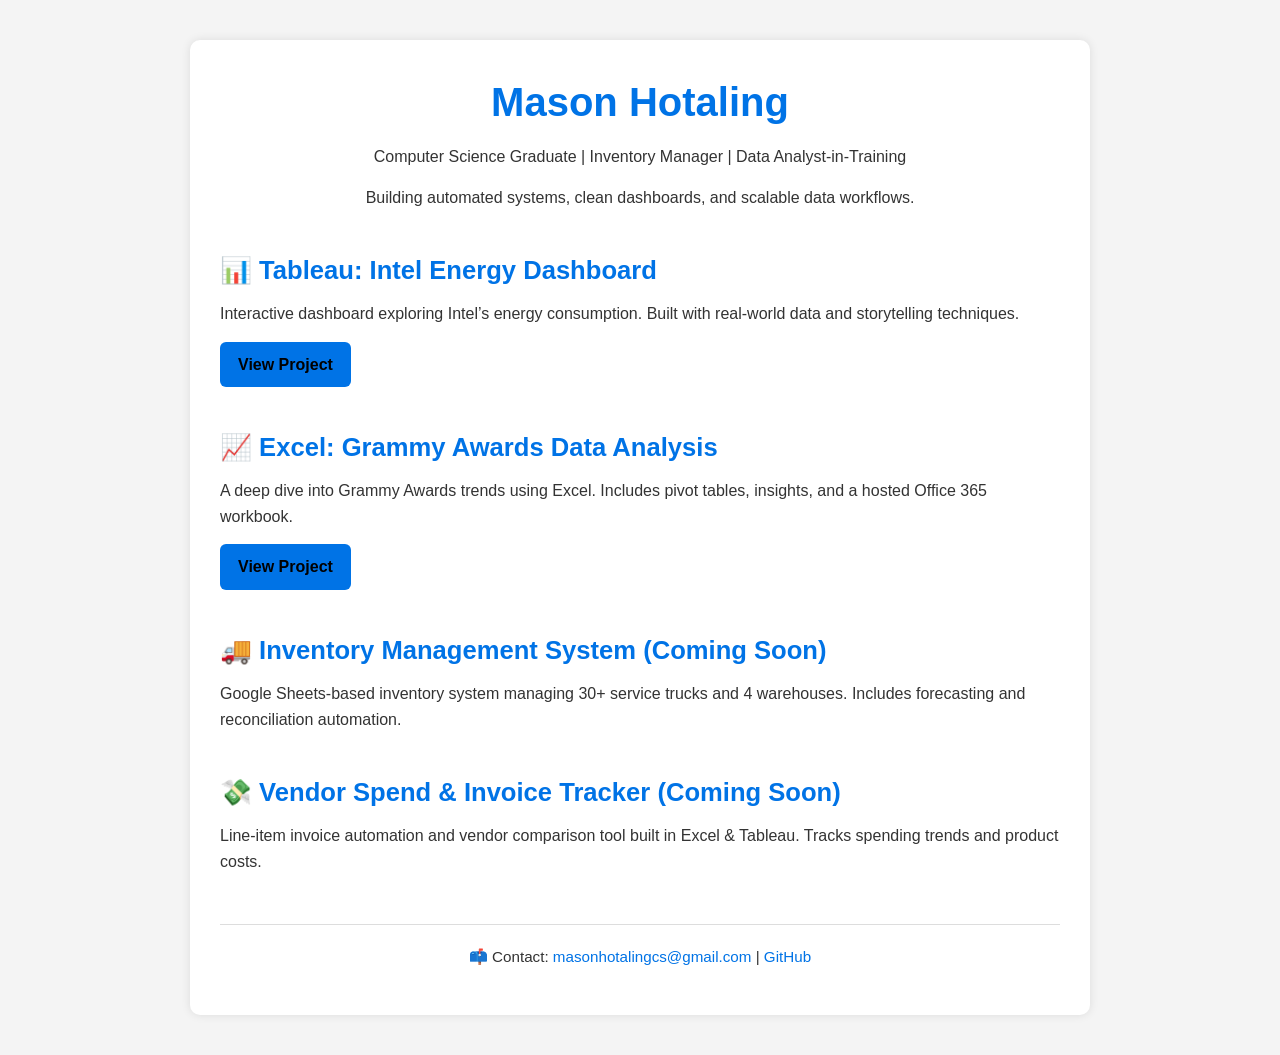
<file: index.html>
<!DOCTYPE html>
<html lang="en">
<head>
    <meta charset="UTF-8" />
    <meta name="viewport" content="width=device-width, initial-scale=1.0" />
    <title>Mason Hotaling | Data Projects Portfolio</title>
    <link rel="stylesheet" href="style.css" />
</head>
<body>
    <div class="container">
        <header style="text-align: center; margin-bottom: 40px;">
            <h1>Mason Hotaling</h1>
            <p>Computer Science Graduate | Inventory Manager | Data Analyst-in-Training</p>
            <p>Building automated systems, clean dashboards, and scalable data workflows.</p>
        </header>

        <section class="project">
            <h2>📊 Tableau: Intel Energy Dashboard</h2>
            <p>Interactive dashboard exploring Intel’s energy consumption. Built with real-world data and storytelling techniques.</p>
            <a href="IntelTableau.html" class="button">View Project</a>
        </section>

        <section class="project">
            <h2>📈 Excel: Grammy Awards Data Analysis</h2>
            <p>A deep dive into Grammy Awards trends using Excel. Includes pivot tables, insights, and a hosted Office 365 workbook.</p>
            <a href="excel_project.html" class="button">View Project</a>
        </section>

        <section class="project">
            <h2>🚚 Inventory Management System (Coming Soon)</h2>
            <p>Google Sheets-based inventory system managing 30+ service trucks and 4 warehouses. Includes forecasting and reconciliation automation.</p>
        </section>

        <section class="project">
            <h2>💸 Vendor Spend & Invoice Tracker (Coming Soon)</h2>
            <p>Line-item invoice automation and vendor comparison tool built in Excel & Tableau. Tracks spending trends and product costs.</p>
        </section>

        <footer>
            <p>📫 Contact: <a href="mailto:masonhotalingcs@gmail.com">masonhotalingcs@gmail.com</a> | <a href="https://github.com/maswindo" target="_blank">GitHub</a></p>
        </footer>
    </div>
</body>
</html>
</file>
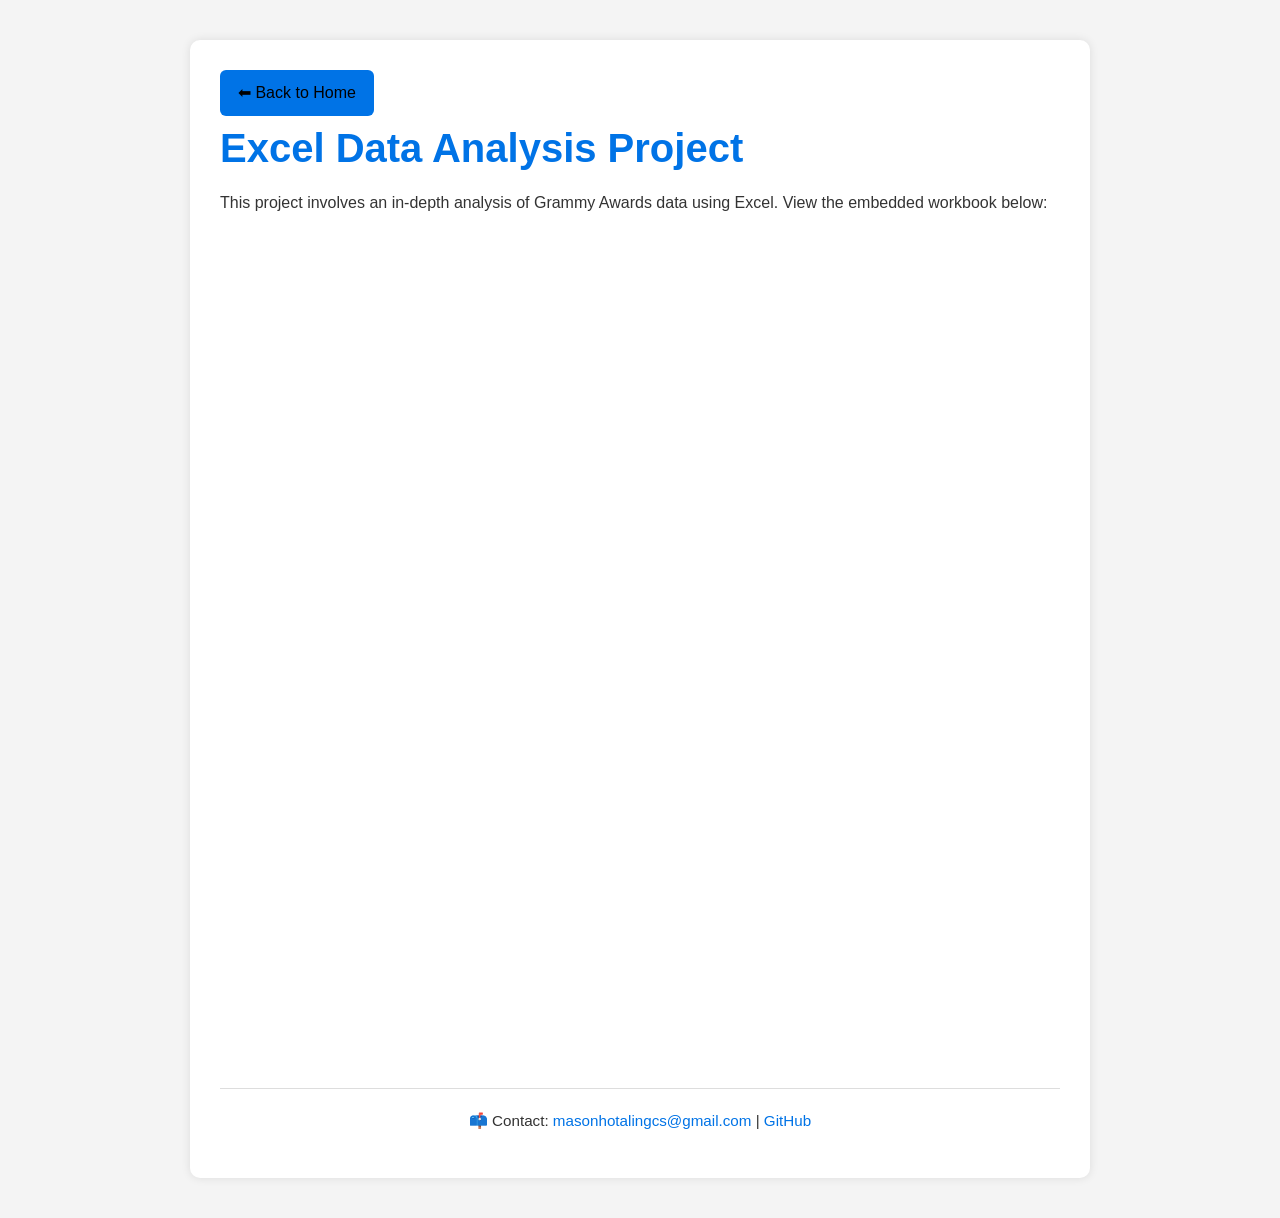
<file: excel_project.html>
<!DOCTYPE html>
<html lang="en">
<head>
    <meta charset="UTF-8">
    <meta name="viewport" content="width=device-width, initial-scale=1.0">
    <title>Excel Data Analysis Project</title>
    <link rel="stylesheet" href="style.css" />
</head>
<body>
    <div class="container">
        <a href="index.html" class="button">⬅ Back to Home</a>
        <h1>Excel Data Analysis Project</h1>
        <p>This project involves an in-depth analysis of Grammy Awards data using Excel. View the embedded workbook below:</p>
        <iframe class="excel-embed" src="https://livealbany-my.sharepoint.com/personal/mjhotaling_albany_edu/_layouts/15/Doc.aspx?sourcedoc={ff0ee1e7-60b1-4d4d-970d-6e08bd797718}&action=embedview&wdAllowInteractivity=False&wdHideGridlines=True&wdHideHeaders=True&wdDownloadButton=True&wdInConfigurator=True&wdInConfigurator=True" width="100%" height="800" frameborder="0" allowfullscreen></iframe>

        <footer>
            <p>📫 Contact: <a href="mailto:masonhotalingcs@gmail.com">masonhotalingcs@gmail.com</a> | <a href="https://github.com/maswindo" target="_blank">GitHub</a></p>
        </footer>
    </div>
</body>
</html>
</file>
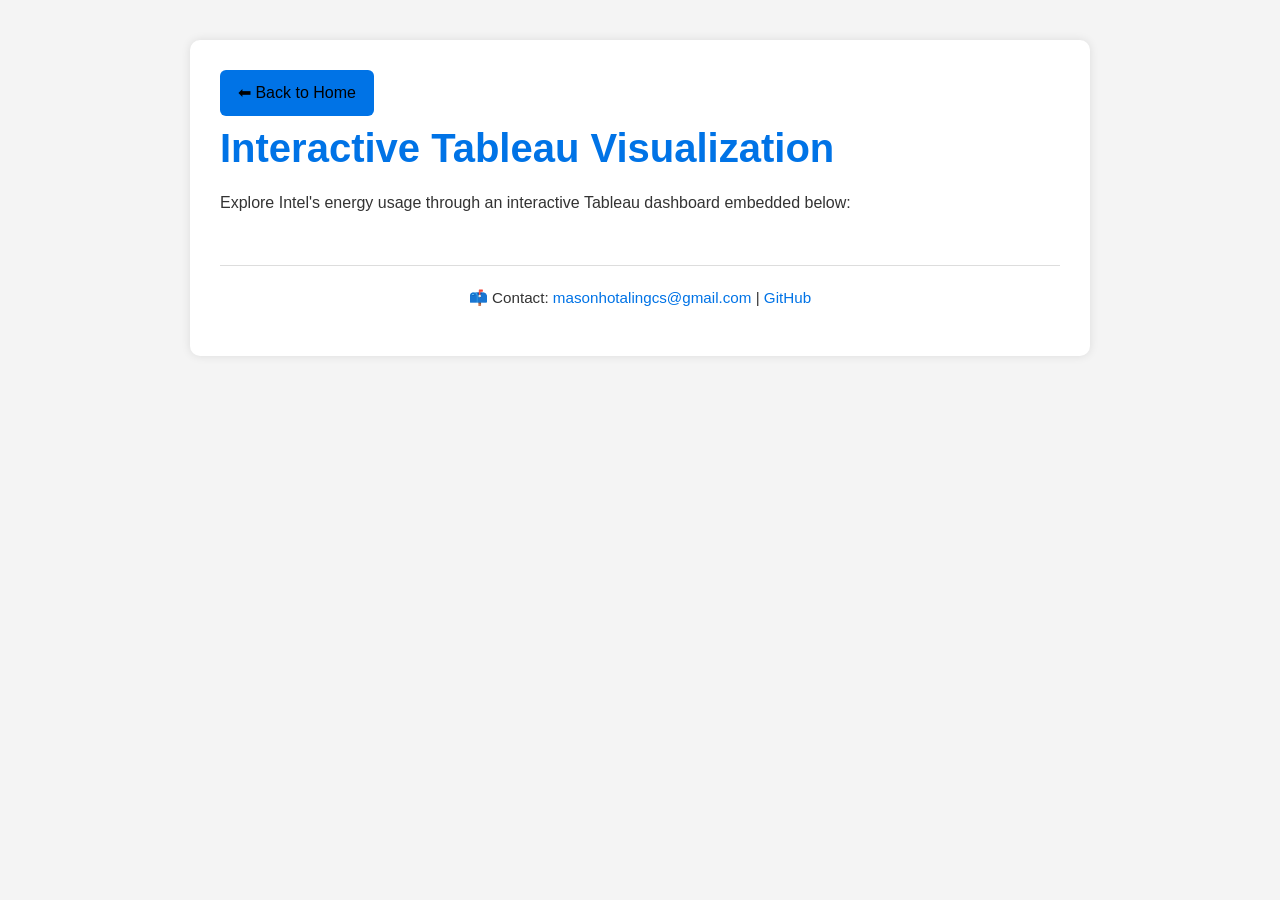
<file: IntelTableau.html>
<!DOCTYPE html>
<html lang="en">
<head>
    <meta charset="UTF-8">
    <meta name="viewport" content="width=device-width, initial-scale=1.0">
    <title>Intel Tableau Visualization</title>
    <link rel="stylesheet" href="style.css" />
</head>
<body>
    <div class="container">
        <a href="index.html" class="button">⬅ Back to Home</a>
        <h1>Interactive Tableau Visualization</h1>
        <p>Explore Intel's energy usage through an interactive Tableau dashboard embedded below:</p>

        <div class='tableauPlaceholder' id='viz1723115488789'>
            <noscript>
                <a href='#'>
                    <img alt='Dashboard' src='https://public.tableau.com/static/images/Ma/MasonHotaling_IntelProject-Tabealu/Dashboard/1_rss.png' style='border: none' />
                </a>
            </noscript>
            <object class='tableauViz' style='display:none;'>
                <param name='host_url' value='https%3A%2F%2Fpublic.tableau.com%2F' />
                <param name='embed_code_version' value='3' />
                <param name='site_root' value='' />
                <param name='name' value='MasonHotaling_IntelProject-Tabealu/Dashboard' />
                <param name='tabs' value='no' />
                <param name='toolbar' value='yes' />
                <param name='static_image' value='https://public.tableau.com/static/images/Ma/MasonHotaling_IntelProject-Tabealu/Dashboard/1.png' />
                <param name='animate_transition' value='yes' />
                <param name='display_static_image' value='yes' />
                <param name='display_spinner' value='yes' />
                <param name='display_overlay' value='yes' />
                <param name='display_count' value='yes' />
                <param name='language' value='en-US' />
                <param name='filter' value='publish=yes' />
            </object>
        </div>

        <script type='text/javascript'>
            var divElement = document.getElementById('viz1723115488789');
            var vizElement = divElement.getElementsByTagName('object')[0];
            vizElement.style.width='100%';
            vizElement.style.height='827px';
            var scriptElement = document.createElement('script');
            scriptElement.src = 'https://public.tableau.com/javascripts/api/viz_v1.js';
            vizElement.parentNode.insertBefore(scriptElement, vizElement);
        </script>

        <footer>
            <p>📫 Contact: <a href="mailto:masonhotalingcs@gmail.com">masonhotalingcs@gmail.com</a> | <a href="https://github.com/maswindo" target="_blank">GitHub</a></p>
        </footer>
    </div>
</body>
</html>
</file>
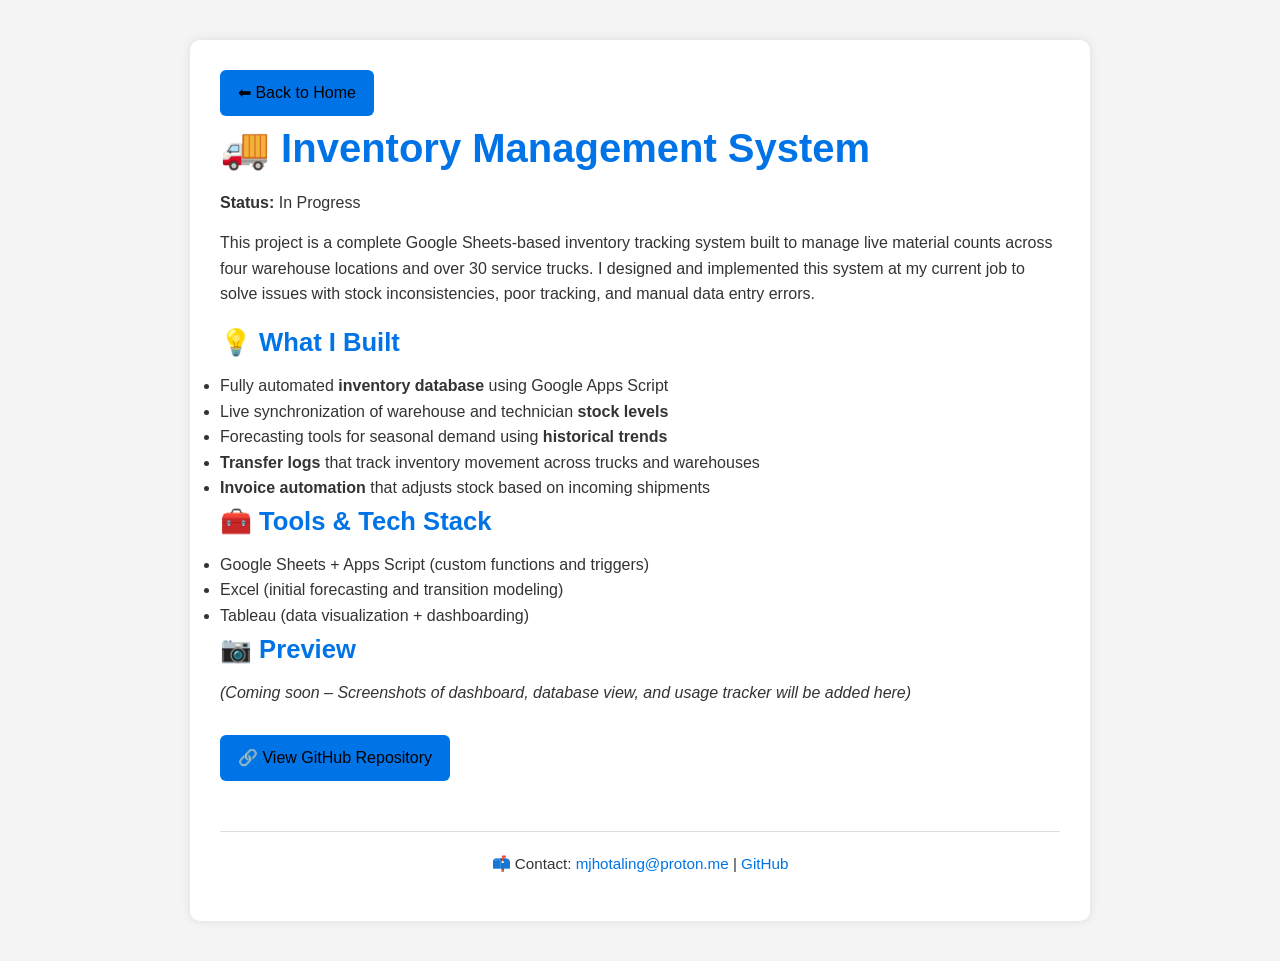
<file: inventory.html>
<!DOCTYPE html>
<html lang="en">
<head>
  <meta charset="UTF-8" />
  <meta name="viewport" content="width=device-width, initial-scale=1.0" />
  <title>Inventory Management System</title>
  <link rel="stylesheet" href="style.css" />
</head>
<body>
  <div class="container">
    <a href="index.html" class="button">⬅ Back to Home</a>

    <h1>🚚 Inventory Management System</h1>
    <p><strong>Status:</strong> In Progress</p>

    <p>
      This project is a complete Google Sheets-based inventory tracking system built to manage live material counts across four warehouse locations and over 30 service trucks. I designed and implemented this system at my current job to solve issues with stock inconsistencies, poor tracking, and manual data entry errors.
    </p>

    <h2>💡 What I Built</h2>
    <ul>
      <li>Fully automated <strong>inventory database</strong> using Google Apps Script</li>
      <li>Live synchronization of warehouse and technician <strong>stock levels</strong></li>
      <li>Forecasting tools for seasonal demand using <strong>historical trends</strong></li>
      <li><strong>Transfer logs</strong> that track inventory movement across trucks and warehouses</li>
      <li><strong>Invoice automation</strong> that adjusts stock based on incoming shipments</li>
    </ul>

    <h2>🧰 Tools & Tech Stack</h2>
    <ul>
      <li>Google Sheets + Apps Script (custom functions and triggers)</li>
      <li>Excel (initial forecasting and transition modeling)</li>
      <li>Tableau (data visualization + dashboarding)</li>
    </ul>

    <h2>📷 Preview</h2>
    <p><em>(Coming soon – Screenshots of dashboard, database view, and usage tracker will be added here)</em></p>

    <p style="margin-top: 30px;">
      <a class="button" href="https://github.com/maswindo/inventory-system" target="_blank">🔗 View GitHub Repository</a>
    </p>

    <footer>
      <p>📫 Contact: <a href="mailto:mjhotaling@proton.me">mjhotaling@proton.me</a> | <a href="https://github.com/maswindo" target="_blank">GitHub</a></p>
    </footer>
  </div>
</body>
</html>
</file>
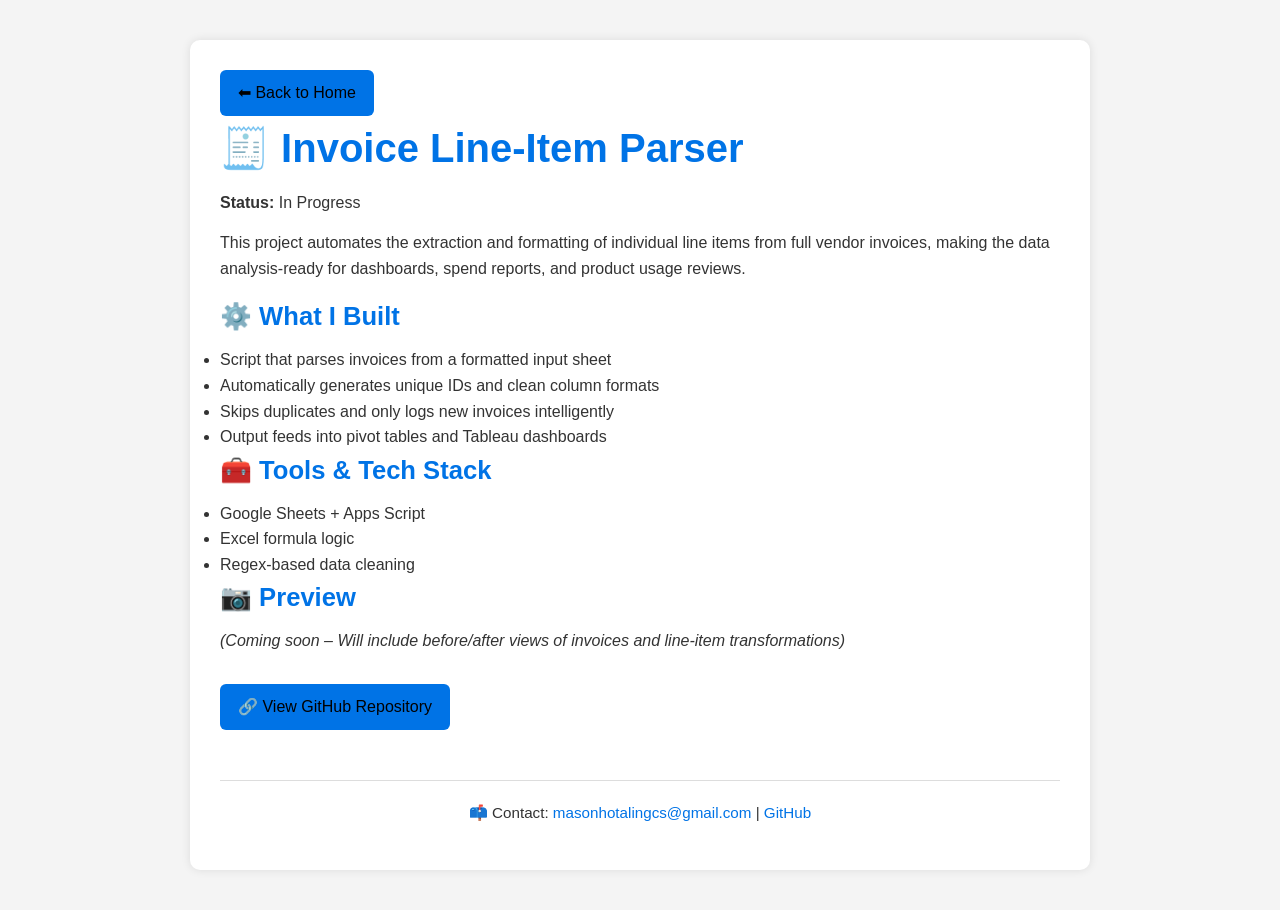
<file: invoice-parser.html>
<!DOCTYPE html>
<html lang="en">
<head>
  <meta charset="UTF-8" />
  <meta name="viewport" content="width=device-width, initial-scale=1.0" />
  <title>Invoice Line-Item Parser</title>
  <link rel="stylesheet" href="style.css" />
</head>
<body>
  <div class="container">
    <a href="index.html" class="button">⬅ Back to Home</a>

    <h1>🧾 Invoice Line-Item Parser</h1>
    <p><strong>Status:</strong> In Progress</p>

    <p>
      This project automates the extraction and formatting of individual line items from full vendor invoices, making the data analysis-ready for dashboards, spend reports, and product usage reviews.
    </p>

    <h2>⚙️ What I Built</h2>
    <ul>
      <li>Script that parses invoices from a formatted input sheet</li>
      <li>Automatically generates unique IDs and clean column formats</li>
      <li>Skips duplicates and only logs new invoices intelligently</li>
      <li>Output feeds into pivot tables and Tableau dashboards</li>
    </ul>

    <h2>🧰 Tools & Tech Stack</h2>
    <ul>
      <li>Google Sheets + Apps Script</li>
      <li>Excel formula logic</li>
      <li>Regex-based data cleaning</li>
    </ul>

    <h2>📷 Preview</h2>
    <p><em>(Coming soon – Will include before/after views of invoices and line-item transformations)</em></p>

    <p style="margin-top: 30px;">
      <a class="button" href="https://github.com/maswindo/invoice-lineitem-tool" target="_blank">🔗 View GitHub Repository</a>
    </p>

    <footer>
      <p>📫 Contact: <a href="mailto:masonhotalingcs@gmail.com">masonhotalingcs@gmail.com</a> | <a href="https://github.com/maswindo" target="_blank">GitHub</a></p>
    </footer>
  </div>
</body>
</html>
</file>
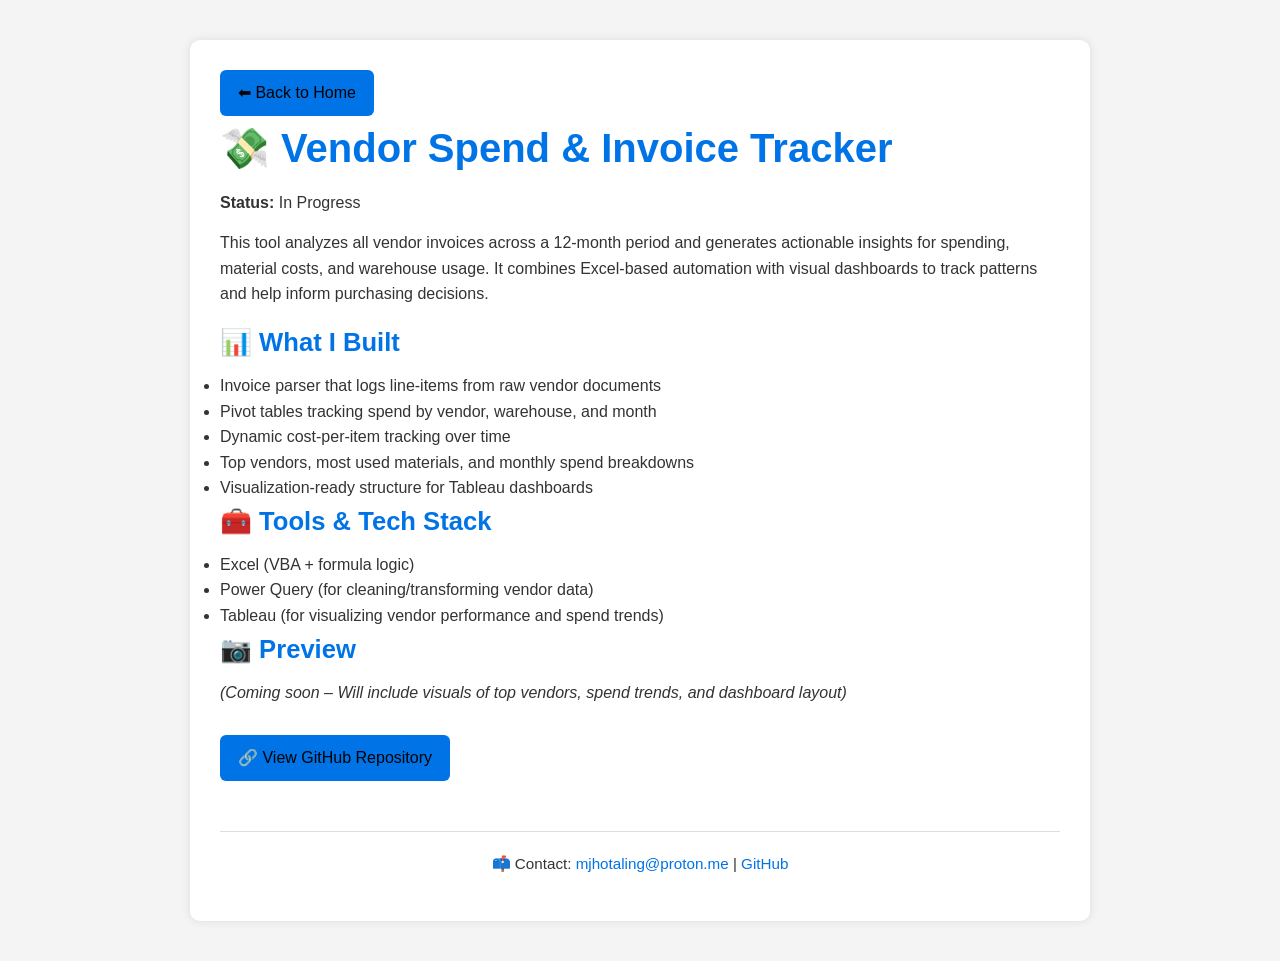
<file: vendor-spend.html>
<!DOCTYPE html>
<html lang="en">
<head>
  <meta charset="UTF-8" />
  <meta name="viewport" content="width=device-width, initial-scale=1.0" />
  <title>Vendor Spend & Invoice Tracker</title>
  <link rel="stylesheet" href="style.css" />
</head>
<body>
  <div class="container">
    <a href="index.html" class="button">⬅ Back to Home</a>

    <h1>💸 Vendor Spend & Invoice Tracker</h1>
    <p><strong>Status:</strong> In Progress</p>

    <p>
      This tool analyzes all vendor invoices across a 12-month period and generates actionable insights for spending, material costs, and warehouse usage. It combines Excel-based automation with visual dashboards to track patterns and help inform purchasing decisions.
    </p>

    <h2>📊 What I Built</h2>
    <ul>
      <li>Invoice parser that logs line-items from raw vendor documents</li>
      <li>Pivot tables tracking spend by vendor, warehouse, and month</li>
      <li>Dynamic cost-per-item tracking over time</li>
      <li>Top vendors, most used materials, and monthly spend breakdowns</li>
      <li>Visualization-ready structure for Tableau dashboards</li>
    </ul>

    <h2>🧰 Tools & Tech Stack</h2>
    <ul>
      <li>Excel (VBA + formula logic)</li>
      <li>Power Query (for cleaning/transforming vendor data)</li>
      <li>Tableau (for visualizing vendor performance and spend trends)</li>
    </ul>

    <h2>📷 Preview</h2>
    <p><em>(Coming soon – Will include visuals of top vendors, spend trends, and dashboard layout)</em></p>

    <p style="margin-top: 30px;">
      <a class="button" href="https://github.com/maswindo/vendor-spend-tracker" target="_blank">🔗 View GitHub Repository</a>
    </p>

    <footer>
      <p>📫 Contact: <a href="mailto:mjhotaling@proton.me">mjhotaling@proton.me</a> | <a href="https://github.com/maswindo" target="_blank">GitHub</a></p>
    </footer>
  </div>
</body>
</html>
</file>
<file: style.css>
/* Global Reset */
* {
    box-sizing: border-box;
    margin: 0;
    padding: 0;
}

body {
    font-family: 'Arial', sans-serif;
    background-color: #f4f4f4;
    color: #333;
    line-height: 1.6;
    margin: 0;
    padding: 0;
}

/* Container */
.container {
    max-width: 900px;
    margin: 40px auto;
    background: #fff;
    padding: 30px;
    box-shadow: 0 0 10px rgba(0, 0, 0, 0.1);
    border-radius: 10px;
}

/* Headers */
h1, h2, h3 {
    color: #0073e6;
    margin-bottom: 10px;
}

h1 {
    font-size: 2.5em;
}

h2 {
    font-size: 1.6em;
}

p {
    margin-bottom: 15px;
    font-size: 1em;
}

/* Project Section */
.project {
    margin-bottom: 40px;
}

.project a {
    color: #0073e6;
    font-weight: bold;
    text-decoration: none;
}

.project a:hover {
    text-decoration: underline;
}

/* Buttons */
.button {
    display: inline-block;
    padding: 10px 18px;
    font-size: 16px;
    background-color: #0073e6;
    color: black !important; /* Updated from white */
    border: none;
    border-radius: 6px;
    text-decoration: none;
    transition: background-color 0.3s ease, color 0.3s ease;
}

.button:hover {
    background-color: #005bb5;
    color: black !important; /* Ensures it stays black on hover */
}

/* Footer */
footer {
    text-align: center;
    margin-top: 50px;
    padding-top: 20px;
    border-top: 1px solid #ddd;
    font-size: 0.95em;
}

footer a {
    color: #0073e6;
    text-decoration: none;
}

footer a:hover {
    text-decoration: underline;
}

/* Responsive */
@media (max-width: 600px) {
    .container {
        padding: 15px;
        margin: 20px;
    }

    h1 {
        font-size: 2em;
    }

    .button {
        width: 100%;
        text-align: center;
    }
}
</file>
